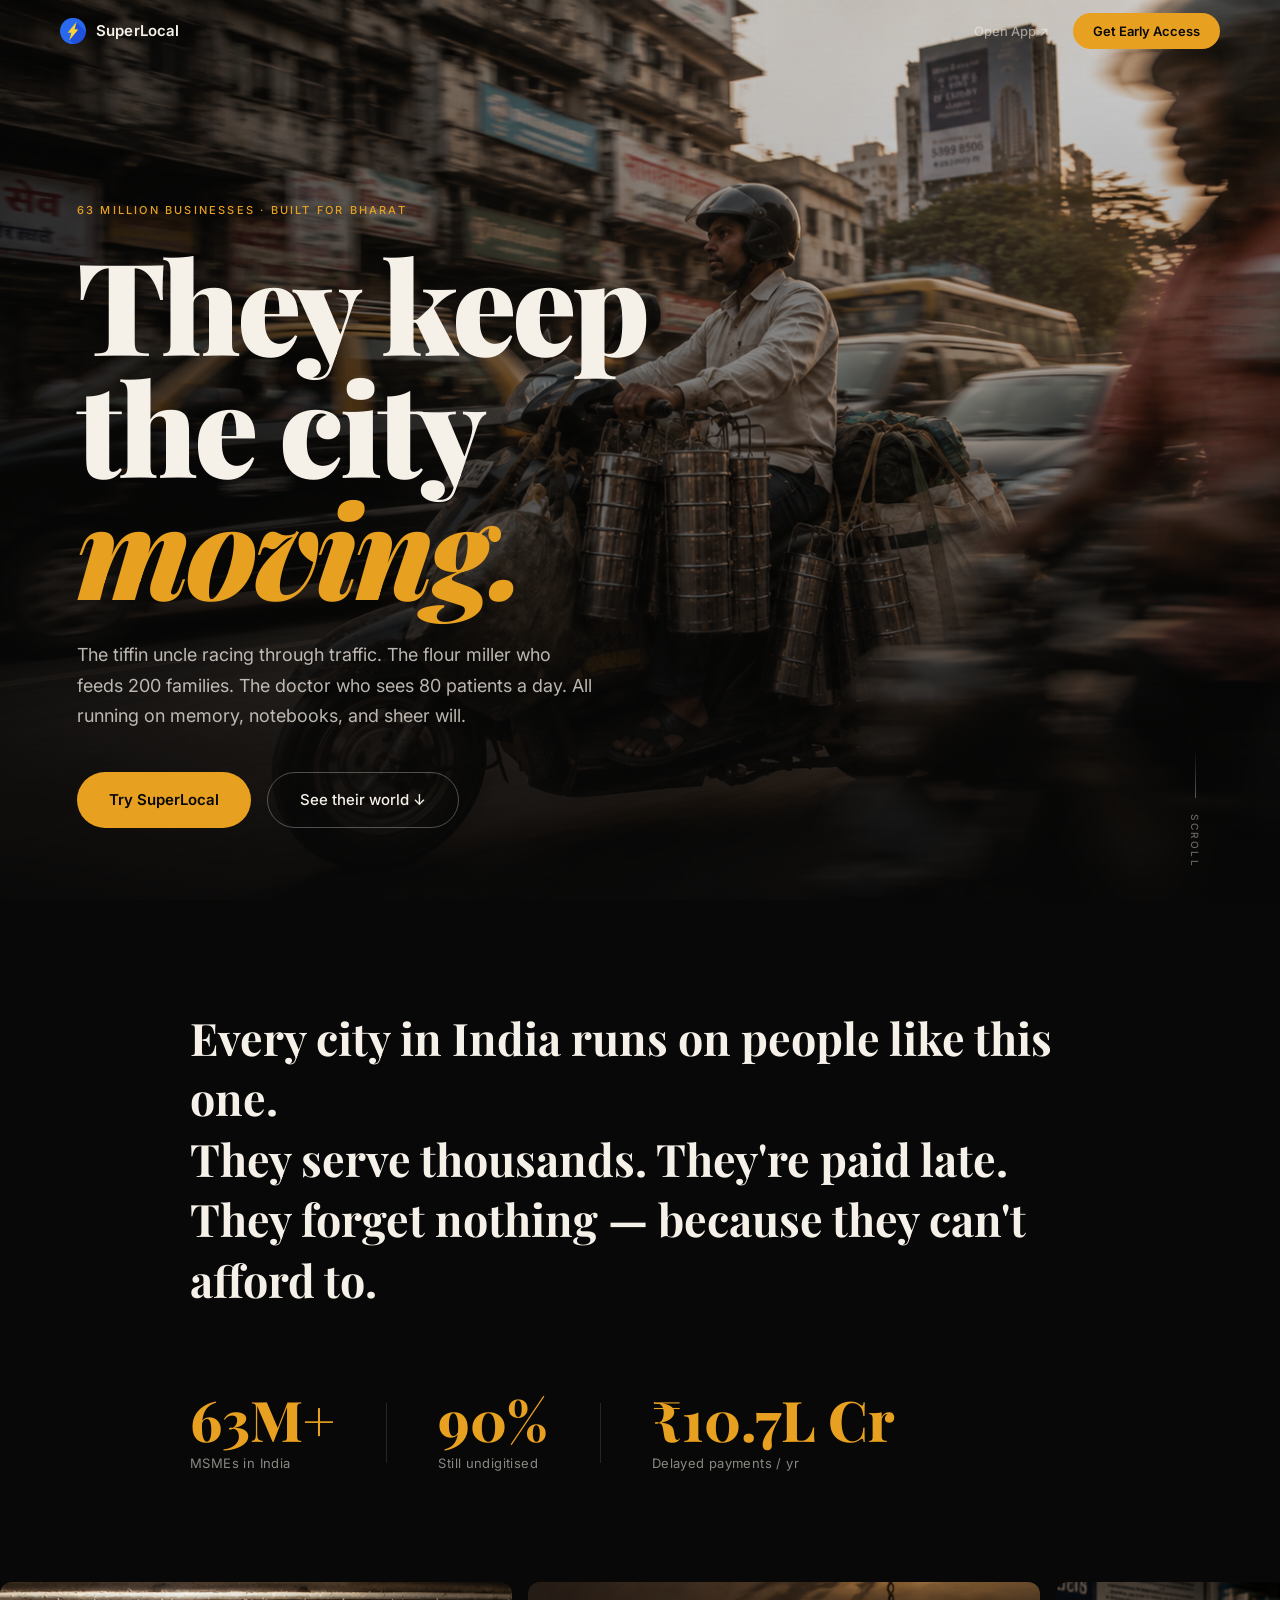
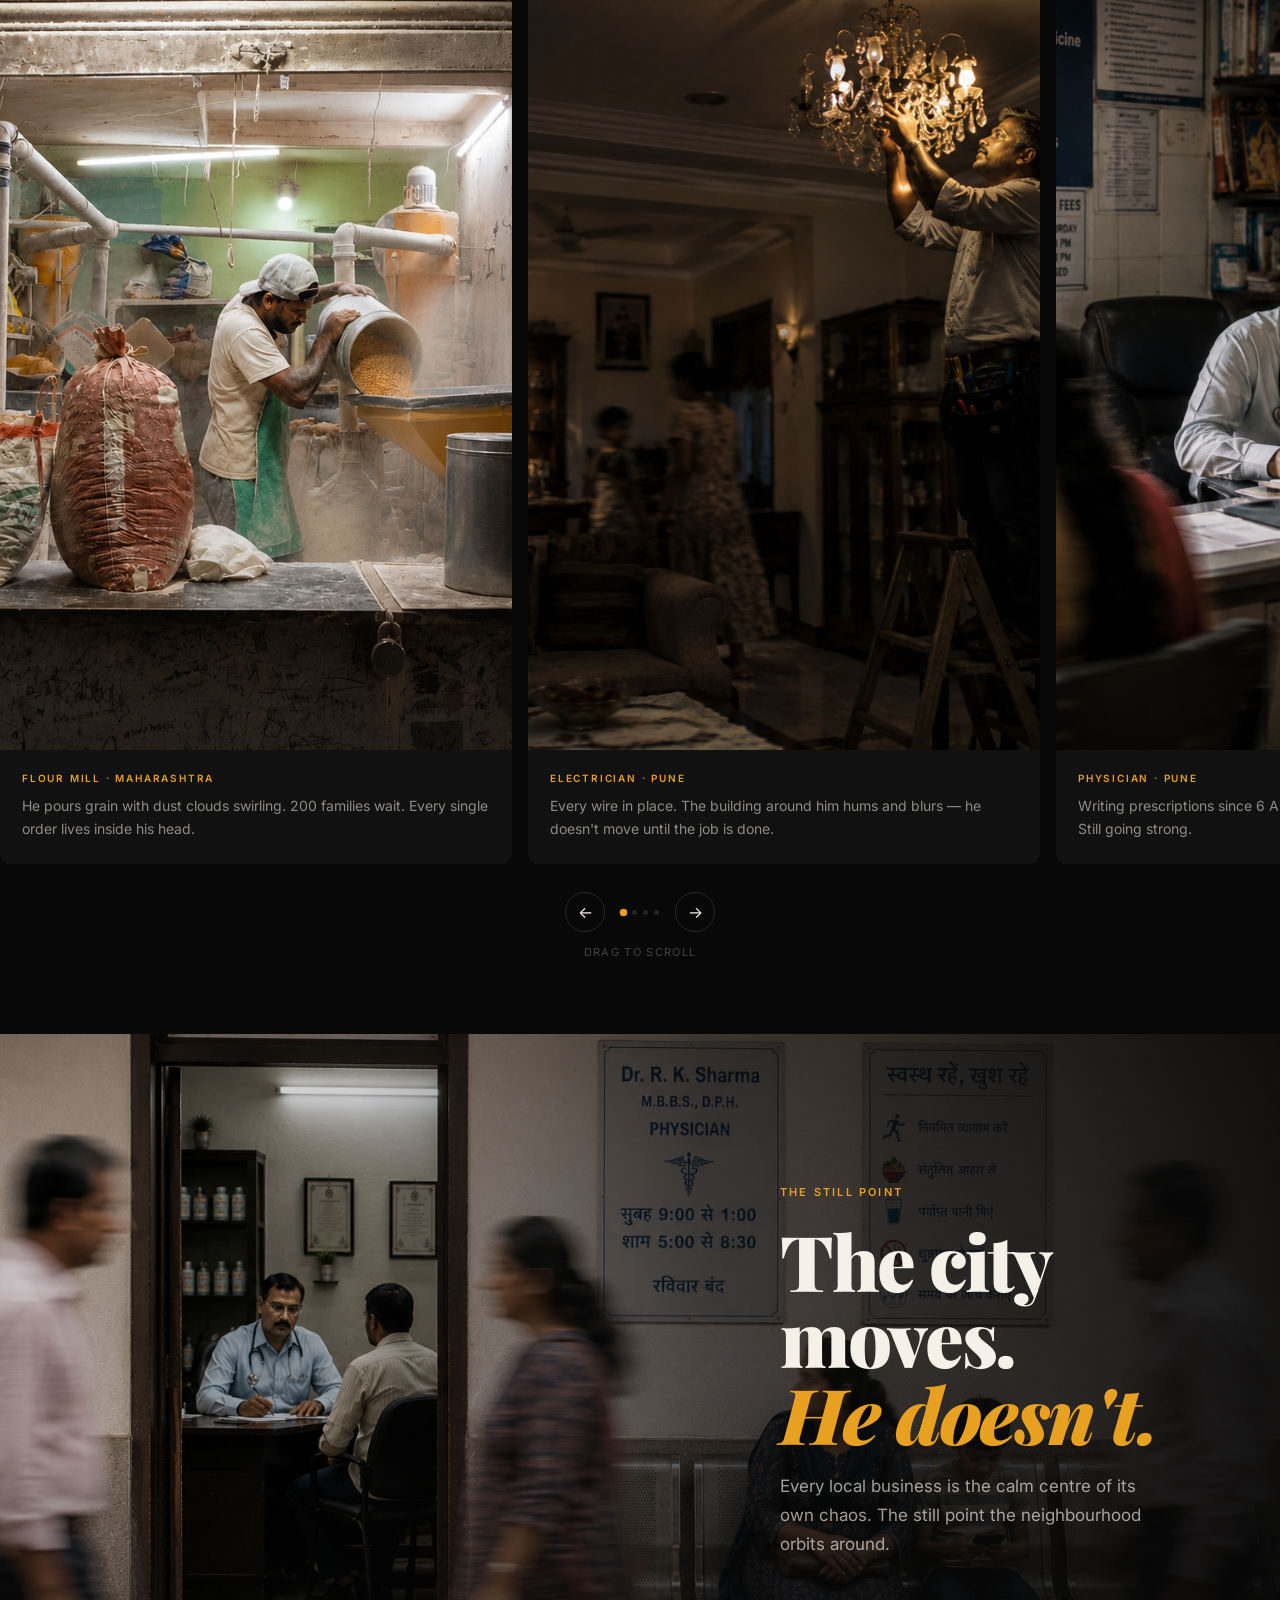
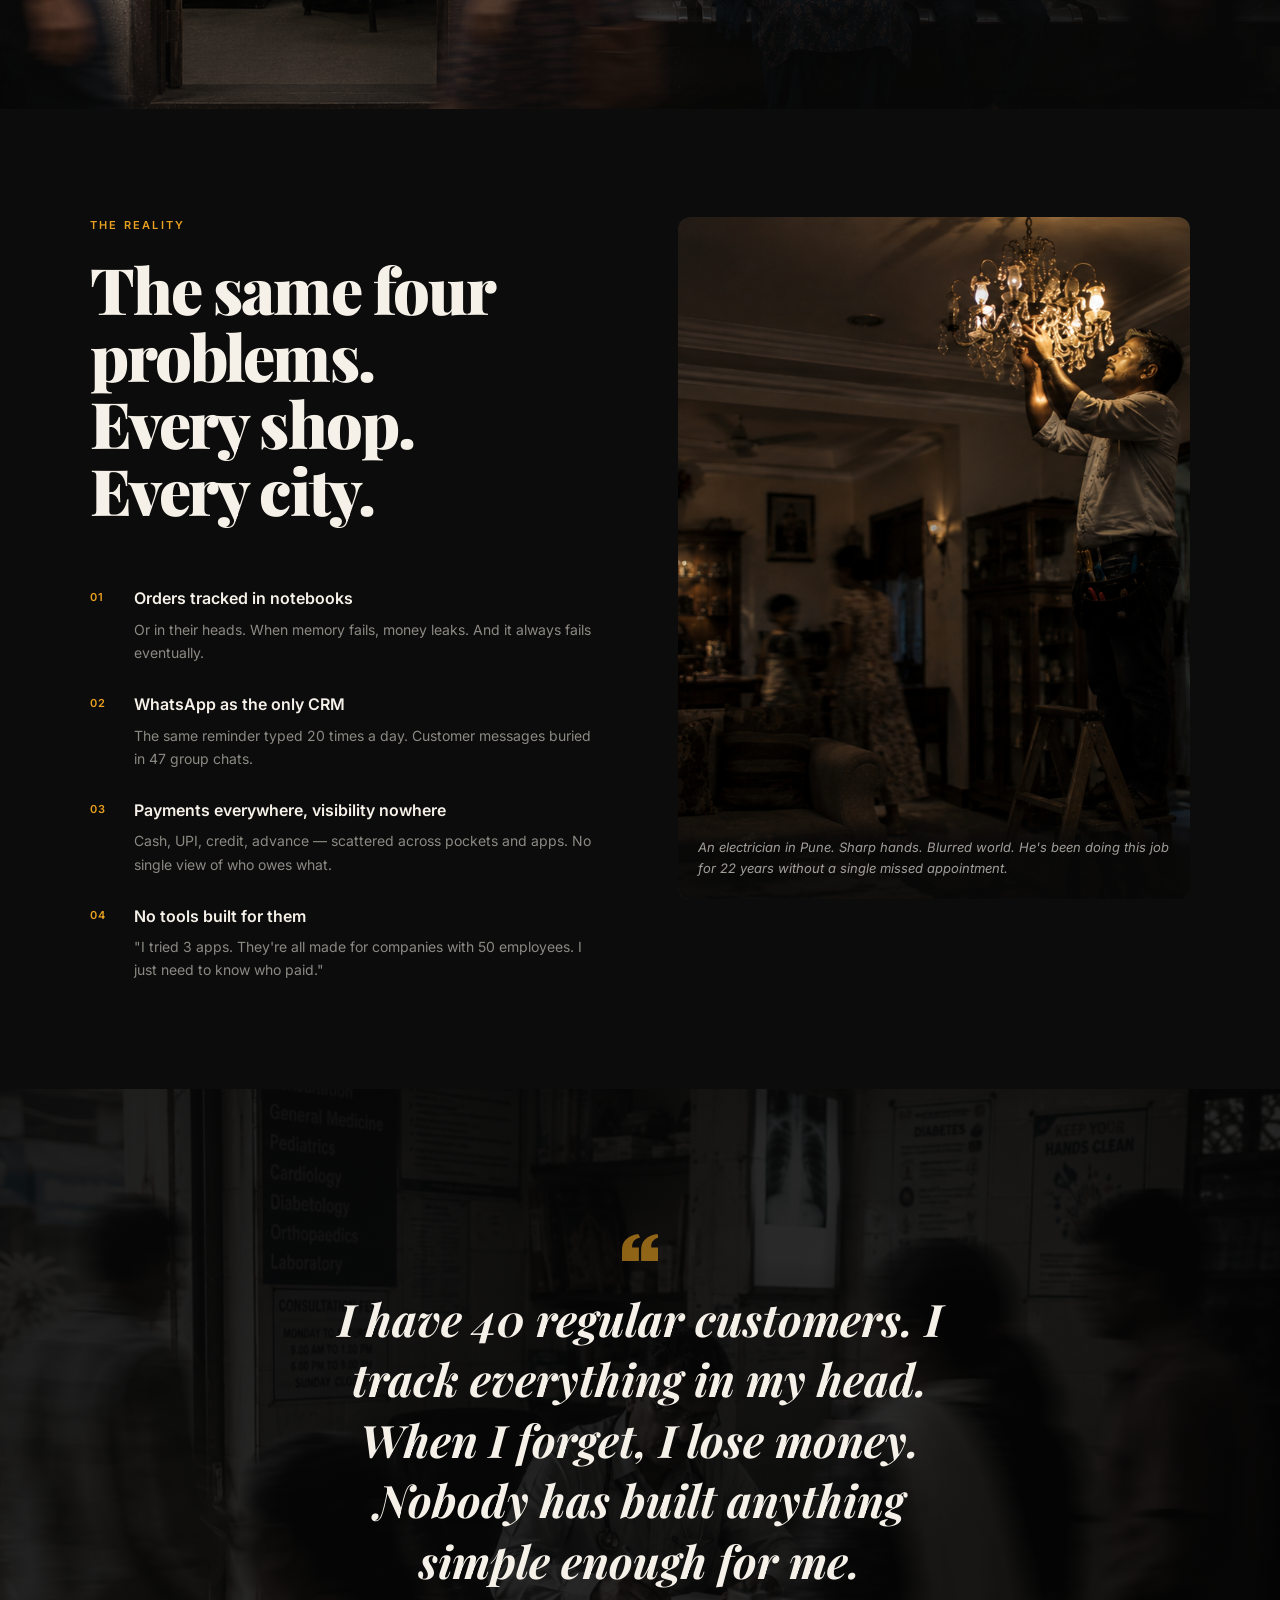
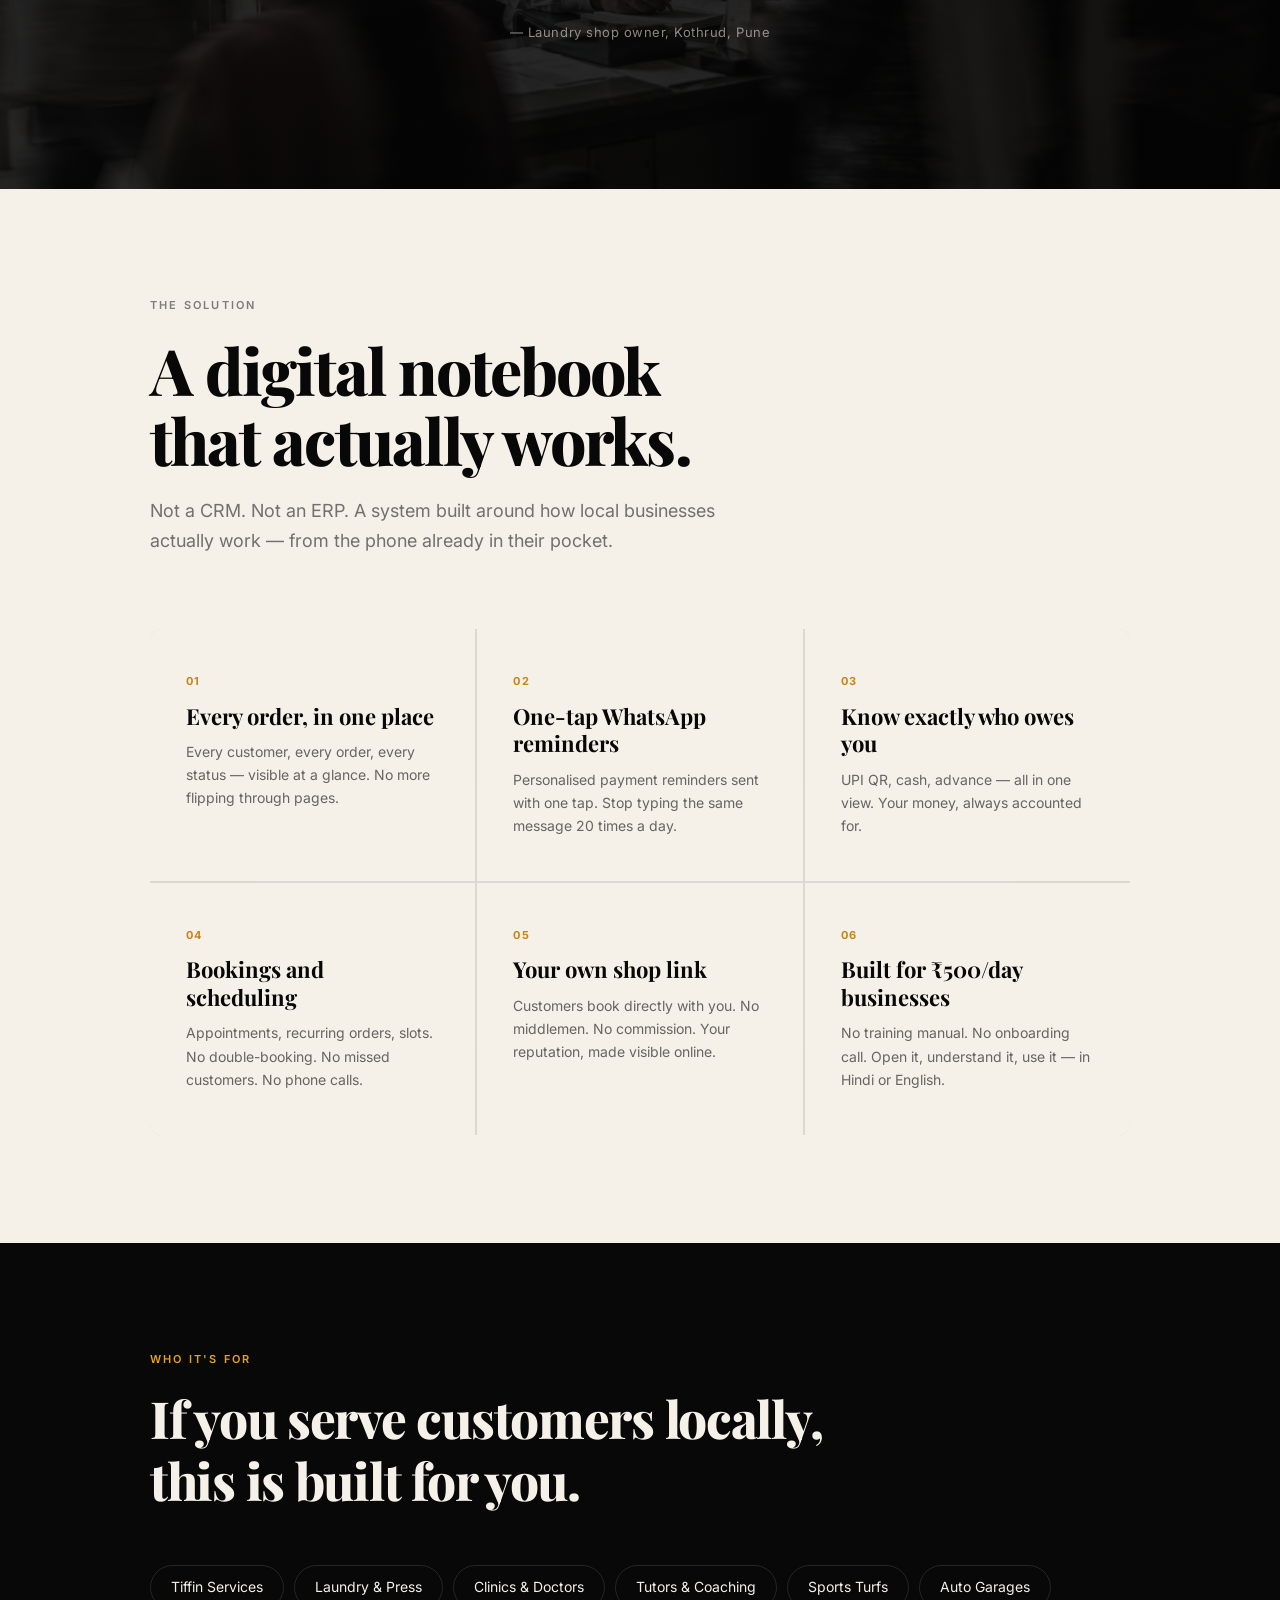
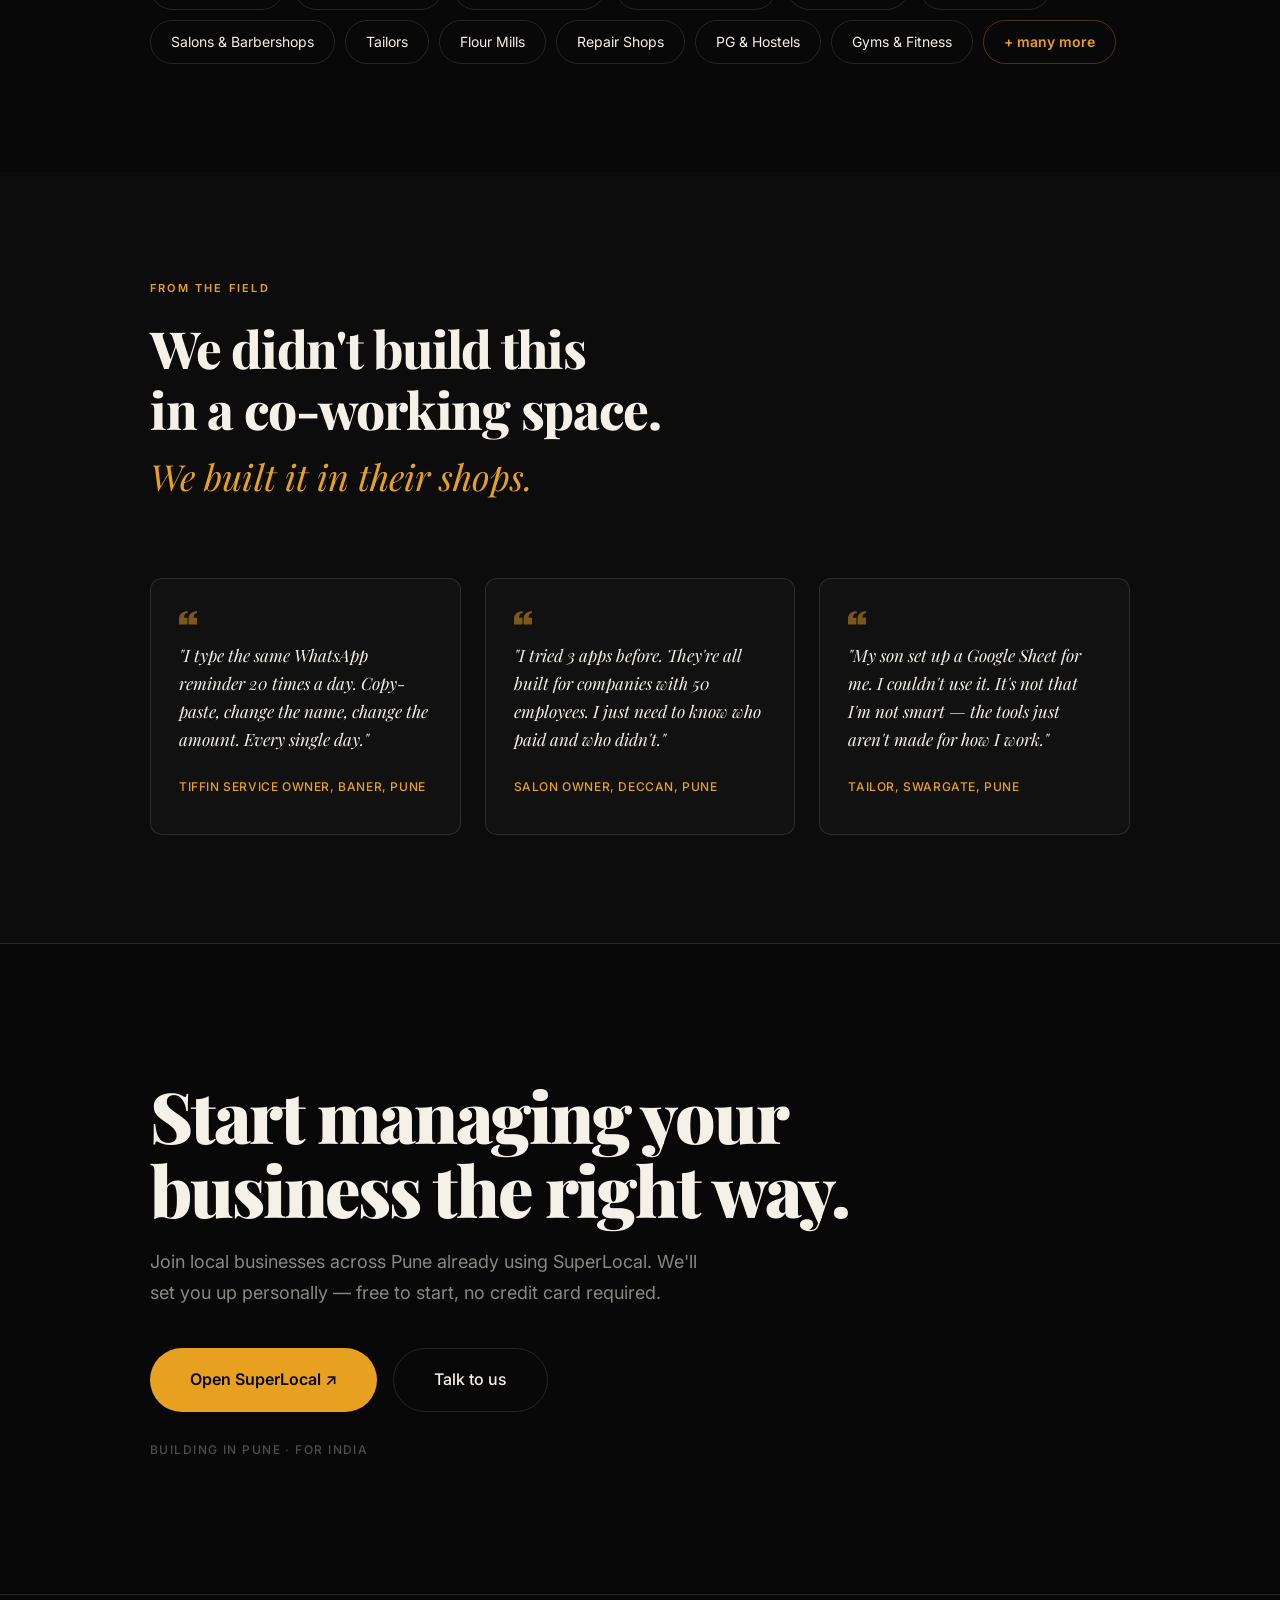
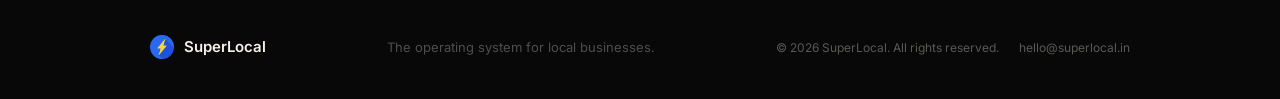
<file: index.html>
<!DOCTYPE html>
<html lang="en">
<head>
  <meta charset="UTF-8">
  <meta name="viewport" content="width=device-width, initial-scale=1.0">
  <title>SuperLocal — The operating system for local businesses</title>
  <meta name="description" content="63 million businesses run India. Most still run on memory and notebooks. SuperLocal gives them the tools to manage, grow, and thrive.">

  <!-- Open Graph -->
  <meta property="og:type" content="website">
  <meta property="og:url" content="https://superlocal-landing.vercel.app/">
  <meta property="og:title" content="SuperLocal — They keep the city moving.">
  <meta property="og:description" content="The operating system for India's local businesses. From tiffin services to clinics, garages to turfs — manage, grow, and thrive from your phone.">
  <meta property="og:image" content="https://superlocal-landing.vercel.app/images/og-image.png">
  <meta property="og:image:width" content="1200">
  <meta property="og:image:height" content="630">
  <meta property="og:image:alt" content="SuperLocal — They keep the city moving.">
  <meta property="og:site_name" content="SuperLocal">

  <!-- Twitter / X card -->
  <meta name="twitter:card" content="summary_large_image">
  <meta name="twitter:title" content="SuperLocal — They keep the city moving.">
  <meta name="twitter:description" content="The operating system for India's local businesses.">
  <meta name="twitter:image" content="https://superlocal-landing.vercel.app/images/og-image.png">

  <link rel="icon" href="logo_tp.png">
  <link rel="preconnect" href="https://fonts.googleapis.com">
  <link rel="preconnect" href="https://fonts.gstatic.com" crossorigin>
  <link href="https://fonts.googleapis.com/css2?family=Playfair+Display:ital,wght@0,700;0,800;0,900;1,700;1,900&family=Inter:wght@300;400;500;600&display=swap" rel="stylesheet">
  <link rel="stylesheet" href="style.css">
</head>
<body>

  <!-- ════ NAV ════ -->
  <nav id="nav">
    <div class="nav-inner">
      <a href="#" class="nav-logo">
        <img src="logo_tp.png" alt="SuperLocal" class="nav-logo-img">
        <span class="nav-logo-text">SuperLocal</span>
      </a>
      <div class="nav-right">
        <a href="https://superlocalind.vercel.app" target="_blank" rel="noopener" class="nav-link">Open App ↗</a>
        <a href="#cta" class="nav-cta">Get Early Access</a>
      </div>
    </div>
  </nav>

  <!-- ════ HERO ════ -->
  <section class="hero">
    <div class="hero-img-wrap">
      <img src="images/tiffin_onbike_mblr.png" alt="Tiffin delivery on scooter, Bengaluru" class="hero-img">
    </div>
    <div class="hero-overlay"></div>
    <div class="hero-content reveal-hero">
      <p class="hero-eyebrow">63 million businesses · Built for Bharat</p>
      <h1 class="hero-headline">They keep<br>the city<br><em>moving.</em></h1>
      <p class="hero-sub">The tiffin uncle racing through traffic. The flour miller who feeds 200 families. The doctor who sees 80 patients a day. All running on memory, notebooks, and sheer will.</p>
      <div class="hero-actions">
        <a href="https://superlocalind.vercel.app" target="_blank" rel="noopener" class="btn-hero-primary">Try SuperLocal</a>
        <a href="#people" class="btn-hero-ghost">See their world ↓</a>
      </div>
    </div>
    <div class="hero-scroll-hint">scroll</div>
  </section>

  <!-- ════ BRIDGE ════ -->
  <section class="bridge" id="people">
    <div class="bridge-inner">
      <p class="bridge-text reveal">Every city in India runs on people like this one.<br>They serve thousands. They're paid late. They forget nothing — because they can't afford to.</p>
      <div class="bridge-stats reveal">
        <div class="bridge-stat">
          <span class="stat-num">63M+</span>
          <span class="stat-label">MSMEs in India</span>
        </div>
        <div class="stat-divider"></div>
        <div class="bridge-stat">
          <span class="stat-num">90%</span>
          <span class="stat-label">Still undigitised</span>
        </div>
        <div class="stat-divider"></div>
        <div class="bridge-stat">
          <span class="stat-num">₹10.7L Cr</span>
          <span class="stat-label">Delayed payments / yr</span>
        </div>
      </div>
    </div>
  </section>

  <!-- ════ PHOTO STRIP ════ -->
  <section class="strip-section" id="strip-section">
    <div class="strip-track" id="photoStrip">

      <article class="strip-card">
        <div class="strip-img-wrap">
          <img src="images/flour_mill_2_mblr.png" alt="Flour mill worker, Maharashtra">
        </div>
        <div class="strip-caption">
          <span class="caption-tag">Flour Mill · Maharashtra</span>
          <p>He pours grain with dust clouds swirling. 200 families wait. Every single order lives inside his head.</p>
        </div>
      </article>

      <article class="strip-card">
        <div class="strip-img-wrap">
          <img src="images/electrician_mblr.png" alt="Electrician at work" style="object-position: center 20%;">
        </div>
        <div class="strip-caption">
          <span class="caption-tag">Electrician · Pune</span>
          <p>Every wire in place. The building around him hums and blurs — he doesn't move until the job is done.</p>
        </div>
      </article>

      <article class="strip-card">
        <div class="strip-img-wrap">
          <img src="images/doctor_mblr.png" alt="Doctor writing prescriptions">
        </div>
        <div class="strip-caption">
          <span class="caption-tag">Physician · Pune</span>
          <p>Writing prescriptions since 6 AM. His appointment book is from 2009. Still going strong.</p>
        </div>
      </article>

      <article class="strip-card">
        <div class="strip-img-wrap">
          <img src="images/turf_mblr.png" alt="Sports turf manager, Pune">
        </div>
        <div class="strip-caption">
          <span class="caption-tag">Sports Turf · Pune</span>
          <p>3 grounds, 15 teams, 200 weekly bookings — all coordinated over WhatsApp. One message at a time.</p>
        </div>
      </article>

    </div>

    <div class="strip-controls">
      <button class="strip-btn" id="stripPrev" aria-label="Previous">←</button>
      <div class="strip-dots" id="stripDots"></div>
      <button class="strip-btn" id="stripNext" aria-label="Next">→</button>
    </div>
    <p class="strip-hint">drag to scroll</p>
  </section>

  <!-- ════ CINEMA INTERSTITIAL — clinic ════ -->
  <section class="cinema-section">
    <div class="cinema-img-wrap">
      <img src="images/clinic_mblr.png" alt="Neighbourhood clinic, India" class="cinema-img">
    </div>
    <div class="cinema-overlay"></div>
    <div class="cinema-content reveal">
      <p class="section-eyebrow">The Still Point</p>
      <h2 class="cinema-headline">The city moves.<br><em>He doesn't.</em></h2>
      <p class="cinema-sub">Every local business is the calm centre of its own chaos. The still point the neighbourhood orbits around.</p>
    </div>
  </section>

  <!-- ════ PROBLEM ════ -->
  <section class="problem-section">
    <div class="problem-inner">

      <div class="problem-text-col reveal">
        <p class="section-eyebrow">The Reality</p>
        <h2 class="problem-headline">The same four problems.<br>Every shop.<br>Every city.</h2>

        <div class="problem-list">
          <div class="problem-item">
            <span class="problem-num">01</span>
            <div class="problem-item-text">
              <strong>Orders tracked in notebooks</strong>
              <p>Or in their heads. When memory fails, money leaks. And it always fails eventually.</p>
            </div>
          </div>
          <div class="problem-item">
            <span class="problem-num">02</span>
            <div class="problem-item-text">
              <strong>WhatsApp as the only CRM</strong>
              <p>The same reminder typed 20 times a day. Customer messages buried in 47 group chats.</p>
            </div>
          </div>
          <div class="problem-item">
            <span class="problem-num">03</span>
            <div class="problem-item-text">
              <strong>Payments everywhere, visibility nowhere</strong>
              <p>Cash, UPI, credit, advance — scattered across pockets and apps. No single view of who owes what.</p>
            </div>
          </div>
          <div class="problem-item">
            <span class="problem-num">04</span>
            <div class="problem-item-text">
              <strong>No tools built for them</strong>
              <p>"I tried 3 apps. They're all made for companies with 50 employees. I just need to know who paid."</p>
            </div>
          </div>
        </div>
      </div>

      <div class="problem-img-col reveal">
        <div class="problem-img-wrap">
          <img src="images/electrician_mblr.png" alt="Electrician at work, Pune" style="object-position: center 15%;">
          <div class="problem-img-caption-block">
            <p>An electrician in Pune. Sharp hands. Blurred world. He's been doing this job for 22 years without a single missed appointment.</p>
          </div>
        </div>
      </div>

    </div>
  </section>

  <!-- ════ PULL QUOTE ════ -->
  <section class="quote-section">
    <div class="quote-bg-wrap">
      <img src="images/doctor_mblr.png" alt="" class="quote-bg-img" aria-hidden="true">
    </div>
    <div class="quote-overlay"></div>
    <div class="quote-content reveal">
      <svg class="quote-mark" viewBox="0 0 48 36" fill="currentColor" xmlns="http://www.w3.org/2000/svg" aria-hidden="true">
        <path d="M0 36V21.6C0 9.6 7.2 2.4 21.6 0l2.7 4.5C17.4 6 13.5 10.2 13.5 16.2V18h9V36H0zm25.5 0V21.6C25.5 9.6 32.7 2.4 47.1 0L49.8 4.5C42.9 6 39 10.2 39 16.2V18h9V36H25.5z"/>
      </svg>
      <blockquote>I have 40 regular customers. I track everything in my head. When I forget, I lose money. Nobody has built anything simple enough for me.</blockquote>
      <cite>— Laundry shop owner, Kothrud, Pune</cite>
    </div>
  </section>

  <!-- ════ SOLUTION ════ -->
  <section class="solution-section">
    <div class="container">
      <div class="solution-header reveal">
        <p class="section-eyebrow light">The Solution</p>
        <h2 class="solution-headline">A digital notebook<br>that actually works.</h2>
        <p class="solution-sub">Not a CRM. Not an ERP. A system built around how local businesses actually work — from the phone already in their pocket.</p>
      </div>

      <div class="solution-grid">
        <div class="sol-card reveal">
          <div class="sol-num">01</div>
          <h3>Every order, in one place</h3>
          <p>Every customer, every order, every status — visible at a glance. No more flipping through pages.</p>
        </div>
        <div class="sol-card reveal">
          <div class="sol-num">02</div>
          <h3>One-tap WhatsApp reminders</h3>
          <p>Personalised payment reminders sent with one tap. Stop typing the same message 20 times a day.</p>
        </div>
        <div class="sol-card reveal">
          <div class="sol-num">03</div>
          <h3>Know exactly who owes you</h3>
          <p>UPI QR, cash, advance — all in one view. Your money, always accounted for.</p>
        </div>
        <div class="sol-card reveal">
          <div class="sol-num">04</div>
          <h3>Bookings and scheduling</h3>
          <p>Appointments, recurring orders, slots. No double-booking. No missed customers. No phone calls.</p>
        </div>
        <div class="sol-card reveal">
          <div class="sol-num">05</div>
          <h3>Your own shop link</h3>
          <p>Customers book directly with you. No middlemen. No commission. Your reputation, made visible online.</p>
        </div>
        <div class="sol-card reveal">
          <div class="sol-num">06</div>
          <h3>Built for ₹500/day businesses</h3>
          <p>No training manual. No onboarding call. Open it, understand it, use it — in Hindi or English.</p>
        </div>
      </div>
    </div>
  </section>

  <!-- ════ WHO IT'S FOR ════ -->
  <section class="who-section">
    <div class="container">
      <p class="section-eyebrow reveal">Who it's for</p>
      <h2 class="who-headline reveal">If you serve customers locally,<br>this is built for you.</h2>
      <div class="who-chips reveal">
        <span class="who-chip">Tiffin Services</span>
        <span class="who-chip">Laundry &amp; Press</span>
        <span class="who-chip">Clinics &amp; Doctors</span>
        <span class="who-chip">Tutors &amp; Coaching</span>
        <span class="who-chip">Sports Turfs</span>
        <span class="who-chip">Auto Garages</span>
        <span class="who-chip">Salons &amp; Barbershops</span>
        <span class="who-chip">Tailors</span>
        <span class="who-chip">Flour Mills</span>
        <span class="who-chip">Repair Shops</span>
        <span class="who-chip">PG &amp; Hostels</span>
        <span class="who-chip">Gyms &amp; Fitness</span>
        <span class="who-chip who-chip--more">+ many more</span>
      </div>
    </div>
  </section>

  <!-- ════ FIELD ════ -->
  <section class="field-section">
    <div class="container">
      <p class="section-eyebrow reveal">From the field</p>
      <h2 class="field-headline reveal">We didn't build this<br>in a co-working space.</h2>
      <p class="field-sub reveal">We built it in their shops.</p>
      <div class="field-quotes">
        <div class="field-quote reveal">
          <svg class="fq-mark" viewBox="0 0 24 18" fill="currentColor" aria-hidden="true"><path d="M0 18V10.8C0 4.8 3.6 1.2 10.8 0l1.35 2.25C8.7 3 6.75 5.1 6.75 8.1V9h4.5V18H0zm12.75 0V10.8C12.75 4.8 16.35 1.2 23.55 0l1.35 2.25C21.45 3 19.5 5.1 19.5 8.1V9H24V18H12.75z"/></svg>
          <p>"I type the same WhatsApp reminder 20 times a day. Copy-paste, change the name, change the amount. Every single day."</p>
          <cite>Tiffin service owner, Baner, Pune</cite>
        </div>
        <div class="field-quote reveal">
          <svg class="fq-mark" viewBox="0 0 24 18" fill="currentColor" aria-hidden="true"><path d="M0 18V10.8C0 4.8 3.6 1.2 10.8 0l1.35 2.25C8.7 3 6.75 5.1 6.75 8.1V9h4.5V18H0zm12.75 0V10.8C12.75 4.8 16.35 1.2 23.55 0l1.35 2.25C21.45 3 19.5 5.1 19.5 8.1V9H24V18H12.75z"/></svg>
          <p>"I tried 3 apps before. They're all built for companies with 50 employees. I just need to know who paid and who didn't."</p>
          <cite>Salon owner, Deccan, Pune</cite>
        </div>
        <div class="field-quote reveal">
          <svg class="fq-mark" viewBox="0 0 24 18" fill="currentColor" aria-hidden="true"><path d="M0 18V10.8C0 4.8 3.6 1.2 10.8 0l1.35 2.25C8.7 3 6.75 5.1 6.75 8.1V9h4.5V18H0zm12.75 0V10.8C12.75 4.8 16.35 1.2 23.55 0l1.35 2.25C21.45 3 19.5 5.1 19.5 8.1V9H24V18H12.75z"/></svg>
          <p>"My son set up a Google Sheet for me. I couldn't use it. It's not that I'm not smart — the tools just aren't made for how I work."</p>
          <cite>Tailor, Swargate, Pune</cite>
        </div>
      </div>
    </div>
  </section>

  <!-- ════ CTA ════ -->
  <section class="cta-section" id="cta">
    <div class="container">
      <h2 class="cta-headline reveal">Start managing your<br>business the right way.</h2>
      <p class="cta-sub reveal">Join local businesses across Pune already using SuperLocal. We'll set you up personally — free to start, no credit card required.</p>
      <div class="cta-actions reveal">
        <a href="https://superlocalind.vercel.app" target="_blank" rel="noopener" class="btn-cta-primary">Open SuperLocal ↗</a>
        <a href="mailto:hello@superlocal.in" class="btn-cta-ghost">Talk to us</a>
      </div>
      <p class="cta-location reveal">Building in Pune · For India</p>
    </div>
  </section>

  <!-- ════ FOOTER ════ -->
  <footer class="footer">
    <div class="container footer-inner">
      <div class="footer-logo">
        <img src="logo_tp.png" alt="SuperLocal" class="footer-logo-img">
        <span>SuperLocal</span>
      </div>
      <p class="footer-tagline">The operating system for local businesses.</p>
      <div class="footer-bottom">
        <p>© 2026 SuperLocal. All rights reserved.</p>
        <a href="mailto:hello@superlocal.in">hello@superlocal.in</a>
      </div>
    </div>
  </footer>

  <script src="script.js"></script>
</body>
</html>
</file>
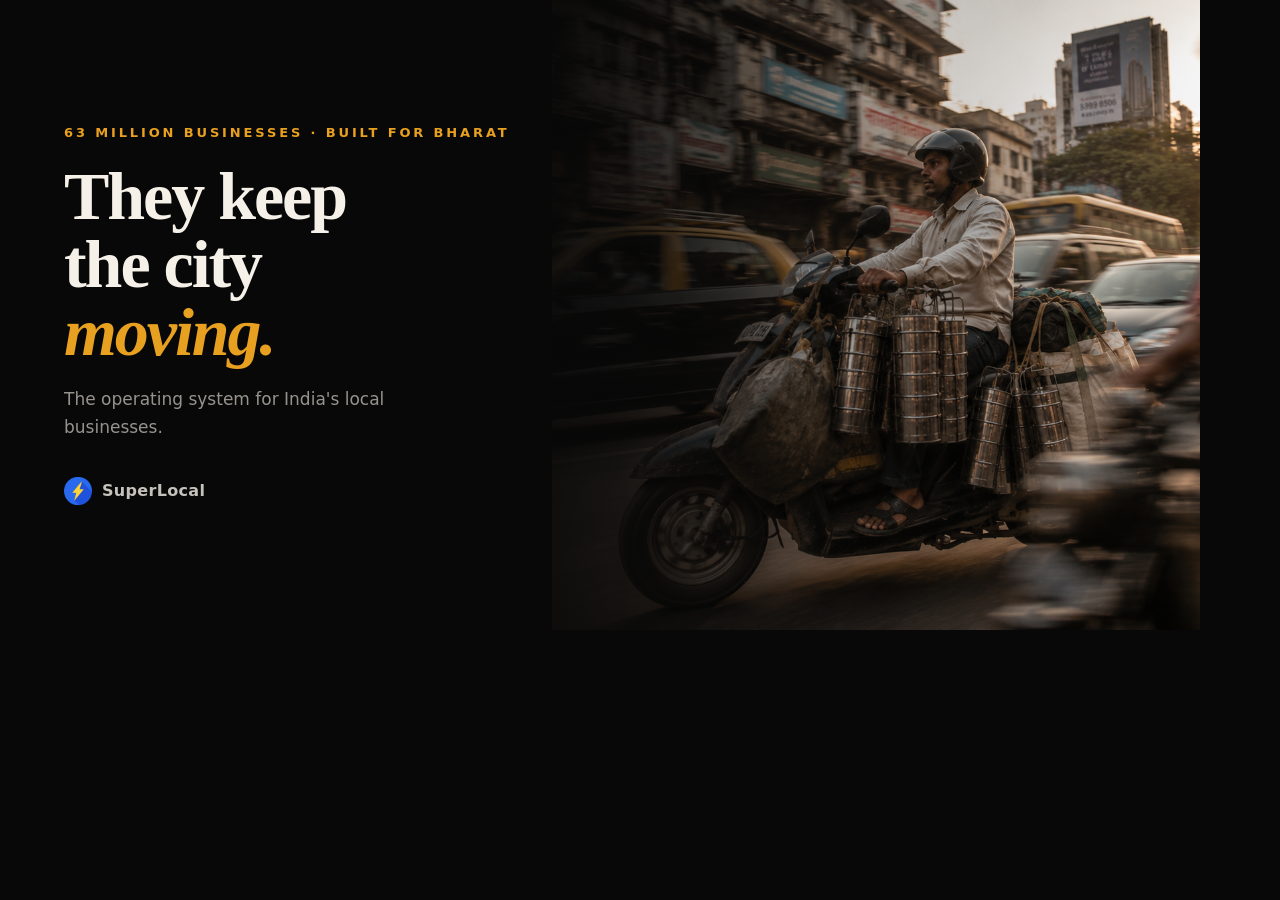
<file: og-card.html>
<!DOCTYPE html>
<html>
<head>
<meta charset="UTF-8">
<style>
  * { margin: 0; padding: 0; box-sizing: border-box; }
  body {
    width: 1200px;
    height: 630px;
    overflow: hidden;
    font-family: Georgia, serif;
    background: #080808;
    position: relative;
  }
  .photo {
    position: absolute;
    right: 0; top: 0;
    width: 54%;
    height: 100%;
    object-fit: cover;
    object-position: center 30%;
  }
  /* gradient: solid dark on left, fades out into photo on right */
  .grad {
    position: absolute;
    inset: 0;
    background: linear-gradient(to right,
      #080808 0%,
      #080808 38%,
      rgba(8,8,8,0.85) 52%,
      rgba(8,8,8,0.2) 72%,
      transparent 100%
    );
  }
  .content {
    position: absolute;
    left: 0; top: 0; bottom: 0;
    width: 56%;
    display: flex;
    flex-direction: column;
    justify-content: center;
    padding: 60px 64px;
  }
  .eyebrow {
    font-family: system-ui, sans-serif;
    font-size: 13px;
    font-weight: 600;
    letter-spacing: 0.22em;
    text-transform: uppercase;
    color: #e8a020;
    margin-bottom: 22px;
  }
  .headline {
    font-size: 68px;
    font-weight: 900;
    line-height: 1;
    letter-spacing: -0.03em;
    color: #f5f0e8;
    margin-bottom: 20px;
  }
  .headline em {
    font-style: italic;
    color: #e8a020;
  }
  .sub {
    font-family: system-ui, sans-serif;
    font-size: 17px;
    font-weight: 400;
    color: rgba(245,240,232,0.6);
    line-height: 1.6;
    max-width: 380px;
    margin-bottom: 36px;
  }
  .logo-row {
    display: flex;
    align-items: center;
    gap: 10px;
  }
  .logo-img {
    width: 28px;
    height: 28px;
    border-radius: 6px;
  }
  .logo-text {
    font-family: system-ui, sans-serif;
    font-size: 16px;
    font-weight: 600;
    color: rgba(245,240,232,0.8);
    letter-spacing: 0.02em;
  }
</style>
</head>
<body>
  <img class="photo" src="images/tiffin_onbike_mblr.png" alt="">
  <div class="grad"></div>
  <div class="content">
    <p class="eyebrow">63 million businesses · Built for Bharat</p>
    <h1 class="headline">They keep<br>the city<br><em>moving.</em></h1>
    <p class="sub">The operating system for India's local businesses.</p>
    <div class="logo-row">
      <img class="logo-img" src="logo_tp.png" alt="">
      <span class="logo-text">SuperLocal</span>
    </div>
  </div>
</body>
</html>
</file>
<file: style.css>
/* ============================================================
   SuperLocal — Editorial Landing Page
   "The Still Point" — dark, photography-led, modern
   ============================================================ */

/* ── TOKENS ── */
:root {
  --ink:    #080808;
  --cream:  #f5f0e8;
  --amber:  #e8a020;
  --amber-dk: #c4861a;
  --muted:  rgba(245,240,232,0.55);
  --border: rgba(245,240,232,0.12);
  --white:  #ffffff;
  --f-serif: 'Playfair Display', Georgia, serif;
  --f-sans:  'Inter', system-ui, sans-serif;
  --ease:   cubic-bezier(0.25, 0, 0, 1);
}

/* ── RESET ── */
*, *::before, *::after { box-sizing: border-box; margin: 0; padding: 0; }
html { scroll-behavior: smooth; font-size: 16px; -webkit-text-size-adjust: 100%; }
body {
  background: var(--ink);
  color: var(--cream);
  font-family: var(--f-sans);
  line-height: 1.6;
  overflow-x: hidden;
  -webkit-font-smoothing: antialiased;
}
img, svg { display: block; max-width: 100%; }
a { color: inherit; text-decoration: none; }
button { font-family: var(--f-sans); cursor: pointer; border: none; background: none; }

/* ── CONTAINER ── */
.container {
  width: 100%;
  max-width: 1100px;
  margin: 0 auto;
  padding: 0 clamp(20px, 5vw, 60px);
}

/* ── REVEALS — only hidden when JS is active (.js on <html>) ── */
.js .reveal {
  opacity: 0;
  transform: translateY(18px);
  transition: opacity 0.6s var(--ease), transform 0.6s var(--ease);
}
.js .reveal.visible { opacity: 1; transform: translateY(0); }

/* Hero children — staggered in via JS adding .visible to parent */
.reveal-hero .hero-eyebrow,
.reveal-hero .hero-headline,
.reveal-hero .hero-sub,
.reveal-hero .hero-actions { opacity: 0; transform: translateY(18px); transition: none; }
.js .reveal-hero.visible .hero-eyebrow { opacity: 1; transform: translateY(0); transition: opacity 0.6s 0.15s var(--ease), transform 0.6s 0.15s var(--ease); }
.js .reveal-hero.visible .hero-headline { opacity: 1; transform: translateY(0); transition: opacity 0.8s 0.28s var(--ease), transform 0.8s 0.28s var(--ease); }
.js .reveal-hero.visible .hero-sub { opacity: 1; transform: translateY(0); transition: opacity 0.6s 0.52s var(--ease), transform 0.6s 0.52s var(--ease); }
.js .reveal-hero.visible .hero-actions { opacity: 1; transform: translateY(0); transition: opacity 0.6s 0.68s var(--ease), transform 0.6s 0.68s var(--ease); }

/* ── EYEBROW ── */
.section-eyebrow {
  font-family: var(--f-sans);
  font-size: 11px;
  font-weight: 600;
  letter-spacing: 0.2em;
  text-transform: uppercase;
  color: var(--amber);
  margin-bottom: 1.25rem;
}
.section-eyebrow.light { color: var(--amber); }

/* ────────────────────────────────────────────
   NAV
──────────────────────────────────────────── */
#nav {
  position: fixed;
  top: 0; left: 0; right: 0;
  z-index: 200;
  padding: 0 clamp(20px, 5vw, 60px);
  height: 62px;
  display: flex;
  align-items: center;
  transition: background 0.4s, border-color 0.4s;
}
#nav.scrolled {
  background: rgba(8,8,8,0.92);
  backdrop-filter: blur(20px);
  -webkit-backdrop-filter: blur(20px);
  border-bottom: 1px solid var(--border);
}
.nav-inner {
  width: 100%;
  max-width: 1200px;
  margin: 0 auto;
  display: flex;
  align-items: center;
  justify-content: space-between;
}
.nav-logo {
  display: flex;
  align-items: center;
  gap: 10px;
  font-family: var(--f-sans);
  font-size: 15px;
  font-weight: 600;
  color: var(--cream);
  letter-spacing: 0.01em;
  transition: opacity 0.2s;
}
.nav-logo:hover { opacity: 0.8; }
.nav-logo-img { width: 26px; height: 26px; border-radius: 6px; }
.nav-right { display: flex; align-items: center; gap: 24px; }
.nav-link {
  font-size: 13px;
  font-weight: 500;
  color: var(--muted);
  transition: color 0.2s;
}
.nav-link:hover { color: var(--cream); }
.nav-cta {
  font-size: 13px;
  font-weight: 600;
  color: var(--ink);
  background: var(--amber);
  padding: 8px 20px;
  border-radius: 100px;
  transition: background 0.2s, transform 0.15s;
}
.nav-cta:hover { background: var(--amber-dk); transform: translateY(-1px); }

/* ────────────────────────────────────────────
   HERO
──────────────────────────────────────────── */
.hero {
  position: relative;
  height: 100svh;
  min-height: 640px;
  display: flex;
  align-items: flex-end;
  overflow: hidden;
}
.hero-img-wrap {
  position: absolute;
  inset: 0;
  z-index: 0;
}
.hero-img {
  width: 100%;
  height: 100%;
  object-fit: cover;
  object-position: center 30%;
  transform: scale(1.04);
  transition: transform 8s var(--ease);
}
.hero.loaded .hero-img { transform: scale(1); }

.hero-overlay {
  position: absolute;
  inset: 0;
  z-index: 1;
  background:
    linear-gradient(to top, rgba(8,8,8,0.92) 0%, rgba(8,8,8,0.4) 50%, rgba(8,8,8,0.15) 100%),
    linear-gradient(to right, rgba(8,8,8,0.5) 0%, transparent 60%);
}

.hero-content {
  position: relative;
  z-index: 2;
  padding: clamp(40px, 8vh, 80px) clamp(24px, 6vw, 80px);
  max-width: 820px;
}

.hero-eyebrow {
  font-size: 11px;
  font-weight: 500;
  letter-spacing: 0.2em;
  text-transform: uppercase;
  color: var(--amber);
  margin-bottom: 1.5rem;
}

.hero-headline {
  font-family: var(--f-serif);
  font-size: clamp(64px, 10vw, 140px);
  font-weight: 900;
  line-height: 0.95;
  letter-spacing: -0.03em;
  color: var(--cream);
  margin-bottom: 2rem;
}
.hero-headline em {
  font-style: italic;
  color: var(--amber);
}

.hero-sub {
  font-size: clamp(15px, 1.8vw, 18px);
  color: rgba(245,240,232,0.75);
  line-height: 1.7;
  max-width: 520px;
  margin-bottom: 2.5rem;
}

.hero-actions { display: flex; gap: 16px; flex-wrap: wrap; }

.btn-hero-primary {
  display: inline-flex;
  align-items: center;
  padding: 15px 32px;
  background: var(--amber);
  color: var(--ink);
  font-family: var(--f-sans);
  font-size: 15px;
  font-weight: 600;
  border-radius: 100px;
  transition: background 0.2s, transform 0.15s;
}
.btn-hero-primary:hover { background: var(--amber-dk); transform: translateY(-2px); }

.btn-hero-ghost {
  display: inline-flex;
  align-items: center;
  padding: 15px 32px;
  border: 1.5px solid rgba(245,240,232,0.3);
  color: var(--cream);
  font-family: var(--f-sans);
  font-size: 15px;
  font-weight: 500;
  border-radius: 100px;
  transition: border-color 0.2s, background 0.2s;
}
.btn-hero-ghost:hover { border-color: var(--cream); background: rgba(245,240,232,0.06); }

.hero-scroll-hint {
  position: absolute;
  bottom: 32px;
  right: clamp(24px, 6vw, 80px);
  z-index: 3;
  font-size: 10px;
  font-weight: 500;
  letter-spacing: 0.25em;
  text-transform: uppercase;
  color: rgba(245,240,232,0.4);
  writing-mode: vertical-rl;
  gap: 8px;
  display: flex;
  align-items: center;
}
.hero-scroll-hint::before {
  content: '';
  display: block;
  width: 1px;
  height: 48px;
  background: linear-gradient(to bottom, transparent, rgba(245,240,232,0.35));
  margin-bottom: 8px;
}

/* ────────────────────────────────────────────
   BRIDGE
──────────────────────────────────────────── */
.bridge {
  padding: clamp(80px, 12vh, 140px) clamp(20px, 5vw, 60px);
  background: var(--ink);
}
.bridge-inner {
  max-width: 900px;
  margin: 0 auto;
}
.bridge-text {
  font-family: var(--f-serif);
  font-size: clamp(26px, 3.5vw, 48px);
  font-weight: 700;
  line-height: 1.35;
  color: var(--cream);
  margin-bottom: clamp(56px, 9vh, 96px);
}
.bridge-stats {
  display: flex;
  align-items: center;
  gap: clamp(24px, 4vw, 60px);
  flex-wrap: wrap;
}
.bridge-stat { display: flex; flex-direction: column; gap: 6px; }
.stat-num {
  font-family: var(--f-serif);
  font-size: clamp(32px, 5vw, 56px);
  font-weight: 800;
  color: var(--amber);
  line-height: 1;
}
.stat-label {
  font-size: 13px;
  font-weight: 400;
  color: var(--muted);
  letter-spacing: 0.03em;
}
.stat-divider {
  width: 1px;
  height: 60px;
  background: var(--border);
  flex-shrink: 0;
}
@media (max-width: 600px) { .stat-divider { display: none; } }

/* ────────────────────────────────────────────
   PHOTO STRIP
──────────────────────────────────────────── */
.strip-section {
  padding: 0 0 clamp(60px, 8vh, 100px);
  overflow: hidden;
}

.strip-track {
  display: flex;
  gap: 16px;
  padding: 0 clamp(20px, 5vw, 60px) 0;
  overflow-x: auto;
  scroll-snap-type: x mandatory;
  -webkit-overflow-scrolling: touch;
  scrollbar-width: none;
  cursor: grab;
  user-select: none;
}
.strip-track::-webkit-scrollbar { display: none; }
.strip-track.dragging { cursor: grabbing; }

.strip-card {
  flex: 0 0 clamp(280px, 40vw, 520px);
  scroll-snap-align: start;
  border-radius: 12px;
  overflow: hidden;
  background: #111;
  position: relative;
}
.strip-img-wrap {
  aspect-ratio: 2 / 3;
  overflow: hidden;
}
.strip-img-wrap img {
  width: 100%;
  height: 100%;
  object-fit: cover;
  object-position: center;
  transition: transform 0.5s var(--ease);
}
.strip-card:hover .strip-img-wrap img { transform: scale(1.04); }

.strip-caption {
  padding: 20px 22px 24px;
  background: #111;
}
.caption-tag {
  display: block;
  font-size: 10px;
  font-weight: 600;
  letter-spacing: 0.18em;
  text-transform: uppercase;
  color: var(--amber);
  margin-bottom: 8px;
}
.strip-caption p {
  font-size: 14px;
  line-height: 1.65;
  color: var(--muted);
}

.strip-controls {
  display: flex;
  align-items: center;
  justify-content: center;
  gap: 16px;
  padding: 28px clamp(20px, 5vw, 60px) 0;
}
.strip-btn {
  width: 40px;
  height: 40px;
  border-radius: 50%;
  border: 1px solid var(--border);
  color: var(--cream);
  font-size: 16px;
  display: flex;
  align-items: center;
  justify-content: center;
  transition: border-color 0.2s, background 0.2s;
}
.strip-btn:hover { border-color: var(--amber); background: rgba(232,160,32,0.1); }
.strip-dots { display: flex; gap: 6px; align-items: center; }
.strip-dot {
  width: 5px; height: 5px;
  border-radius: 50%;
  background: var(--border);
  transition: background 0.25s, transform 0.25s;
  cursor: pointer;
}
.strip-dot.active { background: var(--amber); transform: scale(1.5); }
.strip-hint {
  text-align: center;
  margin-top: 12px;
  font-size: 11px;
  letter-spacing: 0.12em;
  text-transform: uppercase;
  color: rgba(245,240,232,0.25);
}

/* ────────────────────────────────────────────
   CINEMA INTERSTITIAL
──────────────────────────────────────────── */
.cinema-section {
  position: relative;
  height: 75vh;
  min-height: 520px;
  overflow: hidden;
  display: flex;
  align-items: center;
}
.cinema-img-wrap {
  position: absolute;
  inset: 0;
  z-index: 0;
}
.cinema-img {
  width: 100%;
  height: 100%;
  object-fit: cover;
  /* Doctor is LEFT of frame — anchor there so he stays in shot */
  object-position: left center;
  filter: brightness(0.9) saturate(0.85);
  transform: scale(1.02);
}
/* Gradient: transparent on left (doctor visible) → dark on right (text lives here) */
.cinema-overlay {
  position: absolute;
  inset: 0;
  z-index: 1;
  background:
    linear-gradient(to left, rgba(8,8,8,0.92) 0%, rgba(8,8,8,0.6) 45%, rgba(8,8,8,0.1) 72%, transparent 100%),
    linear-gradient(to top, rgba(8,8,8,0.5) 0%, transparent 40%);
}
.cinema-content {
  position: relative;
  z-index: 2;
  /* Push to right half where the gradient is dark */
  margin-left: auto;
  width: 50%;
  max-width: 520px;
  padding: 0 clamp(24px, 6vw, 80px) 0 20px;
}
@media (max-width: 700px) {
  .cinema-content {
    width: 100%;
    max-width: 100%;
    padding: 0 clamp(24px, 6vw, 48px);
  }
  .cinema-overlay {
    background: rgba(8,8,8,0.65);
  }
}
.cinema-headline {
  font-family: var(--f-serif);
  font-size: clamp(40px, 6vw, 80px);
  font-weight: 900;
  line-height: 1;
  letter-spacing: -0.03em;
  color: var(--cream);
  margin-bottom: 20px;
}
.cinema-headline em {
  font-style: italic;
  color: var(--amber);
}
.cinema-sub {
  font-size: clamp(14px, 1.5vw, 17px);
  color: rgba(245,240,232,0.65);
  line-height: 1.7;
  max-width: 380px;
}

/* ────────────────────────────────────────────
   PROBLEM
──────────────────────────────────────────── */
.problem-section {
  padding: clamp(80px, 12vh, 140px) clamp(20px, 5vw, 60px);
  background: #0c0c0c;
}
.problem-inner {
  max-width: 1100px;
  margin: 0 auto;
  display: grid;
  grid-template-columns: 1fr 1fr;
  gap: clamp(40px, 6vw, 100px);
  align-items: start;
}
@media (max-width: 800px) { .problem-inner { grid-template-columns: 1fr; } }

.problem-headline {
  font-family: var(--f-serif);
  font-size: clamp(36px, 5vw, 68px);
  font-weight: 900;
  line-height: 1.05;
  letter-spacing: -0.03em;
  color: var(--cream);
  margin-bottom: clamp(40px, 7vh, 64px);
}

.problem-list { display: flex; flex-direction: column; gap: 28px; }
.problem-item { display: flex; gap: 20px; align-items: flex-start; }
.problem-num {
  font-family: var(--f-sans);
  font-size: 11px;
  font-weight: 600;
  color: var(--amber);
  letter-spacing: 0.08em;
  margin-top: 3px;
  flex-shrink: 0;
  width: 24px;
}
.problem-item-text strong {
  display: block;
  font-size: 16px;
  font-weight: 600;
  color: var(--cream);
  margin-bottom: 6px;
}
.problem-item-text p {
  font-size: 14px;
  color: var(--muted);
  line-height: 1.65;
}

.problem-img-col { position: sticky; top: 100px; }
.problem-img-wrap {
  border-radius: 12px;
  overflow: hidden;
  position: relative;
}
.problem-img-wrap img {
  width: 100%;
  aspect-ratio: 3/4;
  object-fit: cover;
  object-position: center top;
  display: block;
}
.problem-img-caption-block {
  position: absolute;
  bottom: 0; left: 0; right: 0;
  padding: 24px 20px 20px;
  background: linear-gradient(to top, rgba(8,8,8,0.9) 60%, transparent);
  font-size: 13px;
  color: rgba(245,240,232,0.65);
  line-height: 1.6;
  font-style: italic;
}

/* ────────────────────────────────────────────
   PULL QUOTE
──────────────────────────────────────────── */
.quote-section {
  position: relative;
  overflow: hidden;
  min-height: 700px;
  display: flex;
  align-items: center;
  justify-content: center;
}
.quote-bg-wrap {
  position: absolute;
  inset: 0;
  z-index: 0;
}
.quote-bg-img {
  width: 100%;
  height: 100%;
  object-fit: cover;
  object-position: center 20%;
  filter: brightness(0.35) saturate(0.4);
}
.quote-overlay {
  position: absolute;
  inset: 0;
  z-index: 1;
  background: linear-gradient(135deg, rgba(8,8,8,0.7) 0%, rgba(8,8,8,0.4) 100%);
}
.quote-content {
  position: relative;
  z-index: 2;
  max-width: 780px;
  margin: 0 auto;
  padding: clamp(60px, 10vh, 100px) clamp(24px, 6vw, 80px);
  text-align: center;
}
.quote-mark {
  width: 36px;
  height: auto;
  color: var(--amber);
  opacity: 0.6;
  margin: 0 auto 28px;
}
.quote-content blockquote {
  font-family: var(--f-serif);
  font-size: clamp(24px, 3.5vw, 46px);
  font-style: italic;
  font-weight: 700;
  line-height: 1.35;
  color: var(--cream);
  margin-bottom: 28px;
}
.quote-content cite {
  font-size: 13px;
  font-weight: 400;
  color: var(--muted);
  letter-spacing: 0.04em;
  font-style: normal;
}

/* ────────────────────────────────────────────
   SOLUTION
──────────────────────────────────────────── */
.solution-section {
  padding: clamp(80px, 12vh, 140px) 0;
  background: var(--cream);
}
.solution-section .container { max-width: 1100px; }

.solution-header {
  max-width: 620px;
  margin: 0 0 clamp(48px, 8vh, 80px);
}
.solution-section .section-eyebrow { color: var(--ink); opacity: 0.5; }

.solution-headline {
  font-family: var(--f-serif);
  font-size: clamp(36px, 5vw, 64px);
  font-weight: 800;
  line-height: 1.1;
  letter-spacing: -0.03em;
  color: var(--ink);
  margin-bottom: 1.25rem;
}
.solution-sub {
  font-size: clamp(15px, 1.6vw, 18px);
  color: rgba(8,8,8,0.55);
  line-height: 1.7;
}

.solution-grid {
  display: grid;
  grid-template-columns: repeat(3, 1fr);
  gap: 2px;
  background: rgba(8,8,8,0.1);
  border-radius: 12px;
  overflow: hidden;
}
@media (max-width: 900px) { .solution-grid { grid-template-columns: repeat(2, 1fr); } }
@media (max-width: 540px) { .solution-grid { grid-template-columns: 1fr; } }

.sol-card {
  background: var(--cream);
  padding: clamp(28px, 4vw, 44px) clamp(24px, 3vw, 36px);
  transition: background 0.25s;
}
.sol-card:hover { background: #ece7df; }
.sol-num {
  font-family: var(--f-sans);
  font-size: 11px;
  font-weight: 700;
  letter-spacing: 0.12em;
  color: var(--amber-dk);
  margin-bottom: 12px;
}
.sol-card h3 {
  font-family: var(--f-serif);
  font-size: clamp(17px, 1.8vw, 22px);
  font-weight: 700;
  color: var(--ink);
  margin-bottom: 10px;
  line-height: 1.25;
}
.sol-card p {
  font-size: 14px;
  color: rgba(8,8,8,0.6);
  line-height: 1.65;
}

/* ────────────────────────────────────────────
   WHO IT'S FOR
──────────────────────────────────────────── */
.who-section {
  padding: clamp(80px, 12vh, 140px) 0;
  background: var(--ink);
}
.who-headline {
  font-family: var(--f-serif);
  font-size: clamp(28px, 4vw, 52px);
  font-weight: 800;
  line-height: 1.2;
  letter-spacing: -0.025em;
  color: var(--cream);
  margin-bottom: clamp(36px, 6vh, 56px);
}
.who-chips {
  display: flex;
  flex-wrap: wrap;
  gap: 10px;
}
.who-chip {
  display: inline-block;
  padding: 10px 20px;
  border: 1px solid var(--border);
  border-radius: 100px;
  font-size: 14px;
  font-weight: 400;
  color: var(--cream);
  transition: border-color 0.2s, background 0.2s;
}
.who-chip:hover { border-color: var(--amber); background: rgba(232,160,32,0.07); }
.who-chip--more {
  border-color: rgba(232,160,32,0.3);
  color: var(--amber);
  font-weight: 600;
}

/* ────────────────────────────────────────────
   FIELD QUOTES
──────────────────────────────────────────── */
.field-section {
  padding: clamp(80px, 12vh, 140px) 0;
  background: #0c0c0c;
}
.field-headline {
  font-family: var(--f-serif);
  font-size: clamp(28px, 4vw, 52px);
  font-weight: 800;
  line-height: 1.2;
  letter-spacing: -0.025em;
  color: var(--cream);
  margin-bottom: 8px;
}
.field-sub {
  font-family: var(--f-serif);
  font-size: clamp(22px, 3vw, 36px);
  font-style: italic;
  color: var(--amber);
  margin-bottom: clamp(48px, 8vh, 80px);
}
.field-quotes {
  display: grid;
  grid-template-columns: repeat(3, 1fr);
  gap: 24px;
}
@media (max-width: 820px) { .field-quotes { grid-template-columns: 1fr; } }

.field-quote {
  padding: 32px 28px 36px;
  border: 1px solid var(--border);
  border-radius: 12px;
  background: rgba(255,255,255,0.025);
  position: relative;
}
.fq-mark {
  width: 18px;
  height: auto;
  color: var(--amber);
  opacity: 0.5;
  margin-bottom: 16px;
}
.field-quote p {
  font-family: var(--f-serif);
  font-size: clamp(15px, 1.6vw, 17px);
  font-style: italic;
  color: var(--cream);
  line-height: 1.65;
  margin-bottom: 20px;
}
.field-quote cite {
  font-size: 12px;
  font-weight: 500;
  color: var(--amber);
  letter-spacing: 0.05em;
  font-style: normal;
  text-transform: uppercase;
}

/* ────────────────────────────────────────────
   CTA
──────────────────────────────────────────── */
.cta-section {
  padding: clamp(100px, 15vh, 160px) 0;
  background: var(--ink);
  border-top: 1px solid var(--border);
}
.cta-headline {
  font-family: var(--f-serif);
  font-size: clamp(36px, 5.5vw, 72px);
  font-weight: 900;
  line-height: 1.05;
  letter-spacing: -0.03em;
  color: var(--cream);
  margin-bottom: 20px;
}
.cta-sub {
  font-size: clamp(15px, 1.6vw, 18px);
  color: var(--muted);
  max-width: 560px;
  margin-bottom: 40px;
  line-height: 1.7;
}
.cta-actions { display: flex; gap: 16px; flex-wrap: wrap; margin-bottom: 28px; }

.btn-cta-primary {
  display: inline-flex;
  align-items: center;
  padding: 18px 40px;
  background: var(--amber);
  color: var(--ink);
  font-size: 16px;
  font-weight: 600;
  border-radius: 100px;
  transition: background 0.2s, transform 0.15s;
}
.btn-cta-primary:hover { background: var(--amber-dk); transform: translateY(-2px); }

.btn-cta-ghost {
  display: inline-flex;
  align-items: center;
  padding: 18px 40px;
  border: 1.5px solid var(--border);
  color: var(--cream);
  font-size: 16px;
  font-weight: 500;
  border-radius: 100px;
  transition: border-color 0.2s;
}
.btn-cta-ghost:hover { border-color: rgba(245,240,232,0.4); }

.cta-location {
  font-size: 12px;
  font-weight: 500;
  letter-spacing: 0.12em;
  text-transform: uppercase;
  color: rgba(245,240,232,0.3);
}

/* ────────────────────────────────────────────
   FOOTER
──────────────────────────────────────────── */
.footer {
  padding: 40px 0;
  border-top: 1px solid var(--border);
  background: var(--ink);
}
.footer-inner {
  display: flex;
  align-items: center;
  justify-content: space-between;
  flex-wrap: wrap;
  gap: 16px;
}
.footer-logo {
  display: flex;
  align-items: center;
  gap: 10px;
  font-size: 15px;
  font-weight: 600;
  color: var(--cream);
}
.footer-logo-img { width: 24px; height: 24px; border-radius: 5px; }
.footer-tagline {
  font-size: 13px;
  color: rgba(245,240,232,0.3);
  flex: 1;
  text-align: center;
}
@media (max-width: 640px) { .footer-tagline { display: none; } }
.footer-bottom {
  display: flex;
  gap: 20px;
  align-items: center;
  flex-wrap: wrap;
}
.footer-bottom p, .footer-bottom a {
  font-size: 12px;
  color: rgba(245,240,232,0.35);
  transition: color 0.2s;
}
.footer-bottom a:hover { color: var(--cream); }

/* ────────────────────────────────────────────
   RESPONSIVE OVERRIDES
──────────────────────────────────────────── */
@media (max-width: 768px) {
  .nav-link { display: none; }
  .hero-scroll-hint { display: none; }
  .bridge-stats { flex-direction: column; gap: 24px; }
  .stat-divider { width: 40px; height: 1px; }
  .problem-img-col { position: static; }
  .solution-section .solution-header { max-width: 100%; }
  .footer-inner { flex-direction: column; text-align: center; align-items: flex-start; }
  .footer-bottom { gap: 10px; }
}

@media (max-width: 480px) {
  .hero-actions { flex-direction: column; }
  .btn-hero-primary, .btn-hero-ghost { width: 100%; justify-content: center; }
  .cta-actions { flex-direction: column; }
  .btn-cta-primary, .btn-cta-ghost { width: 100%; justify-content: center; }
}

/* ── MISC ── */
::selection { background: rgba(232,160,32,0.25); color: var(--cream); }
::-webkit-scrollbar { width: 5px; }
::-webkit-scrollbar-track { background: var(--ink); }
::-webkit-scrollbar-thumb { background: var(--border); border-radius: 100px; }
</file>
